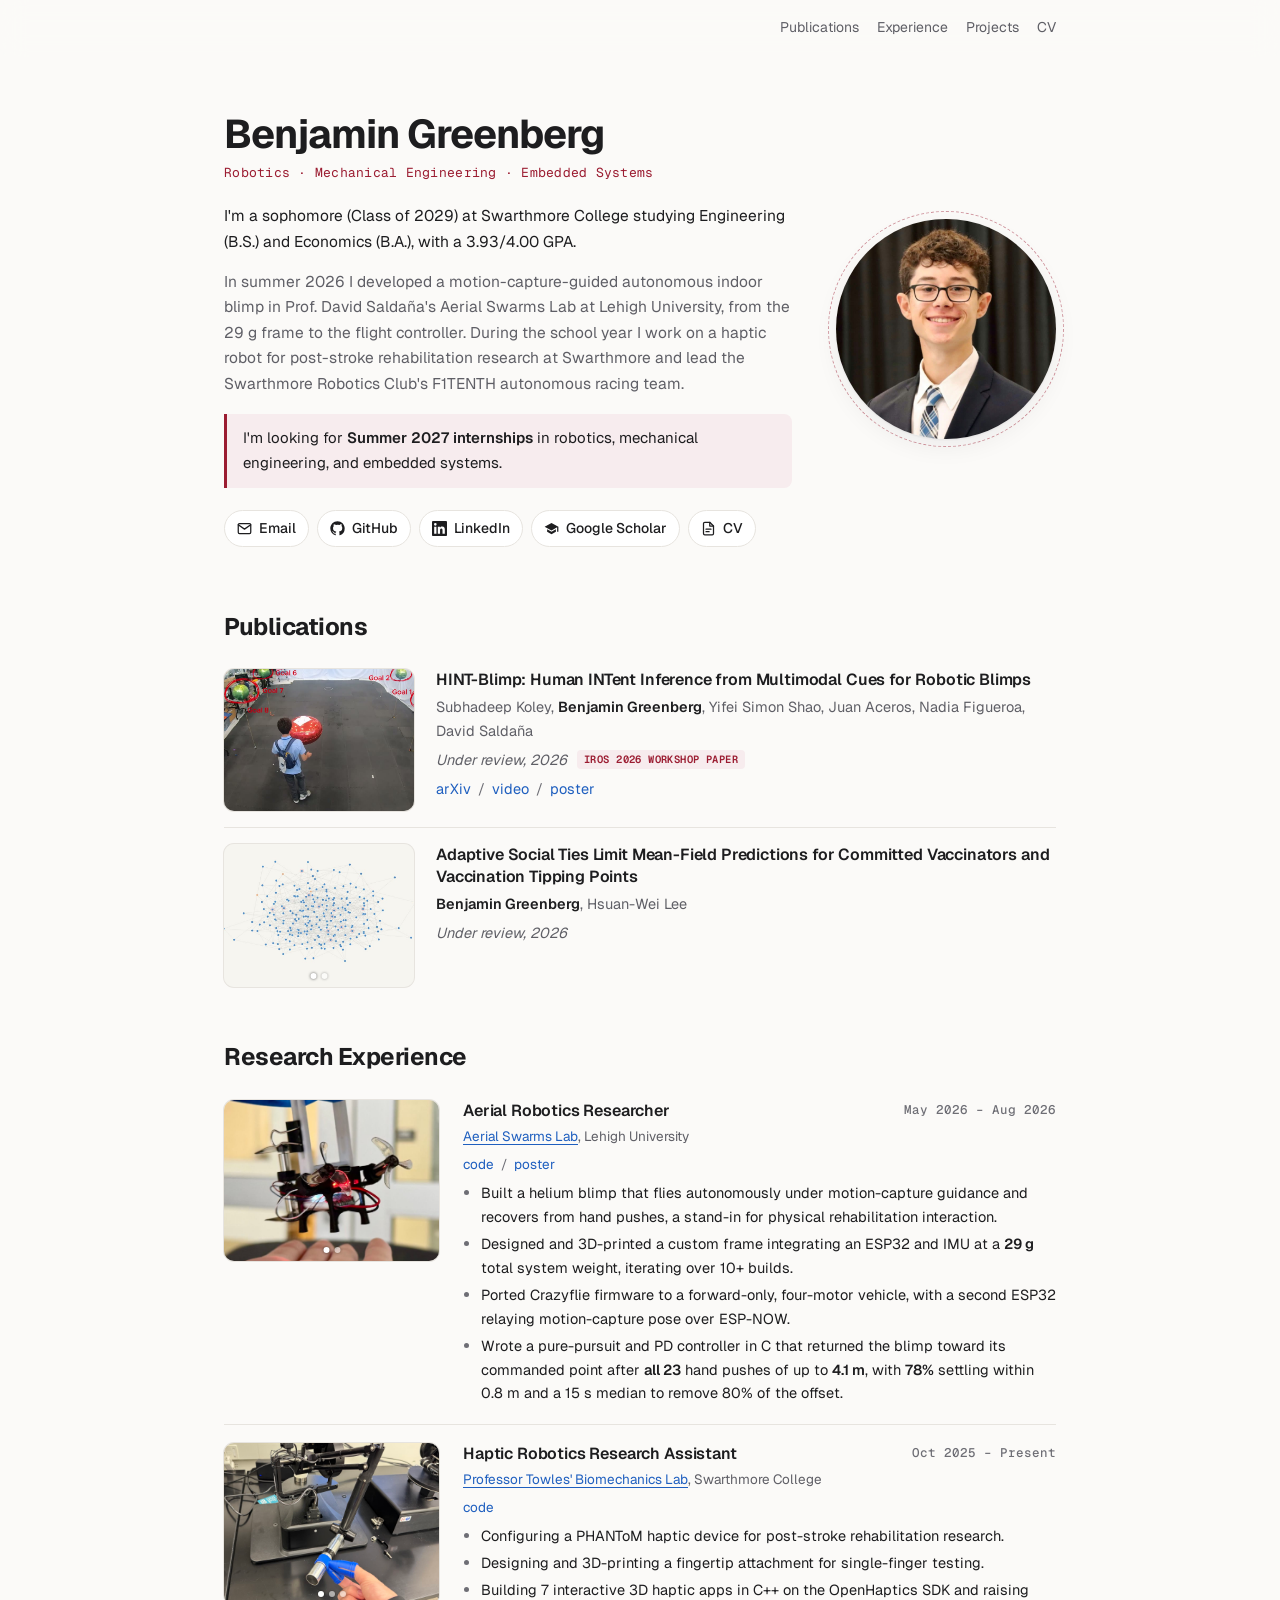
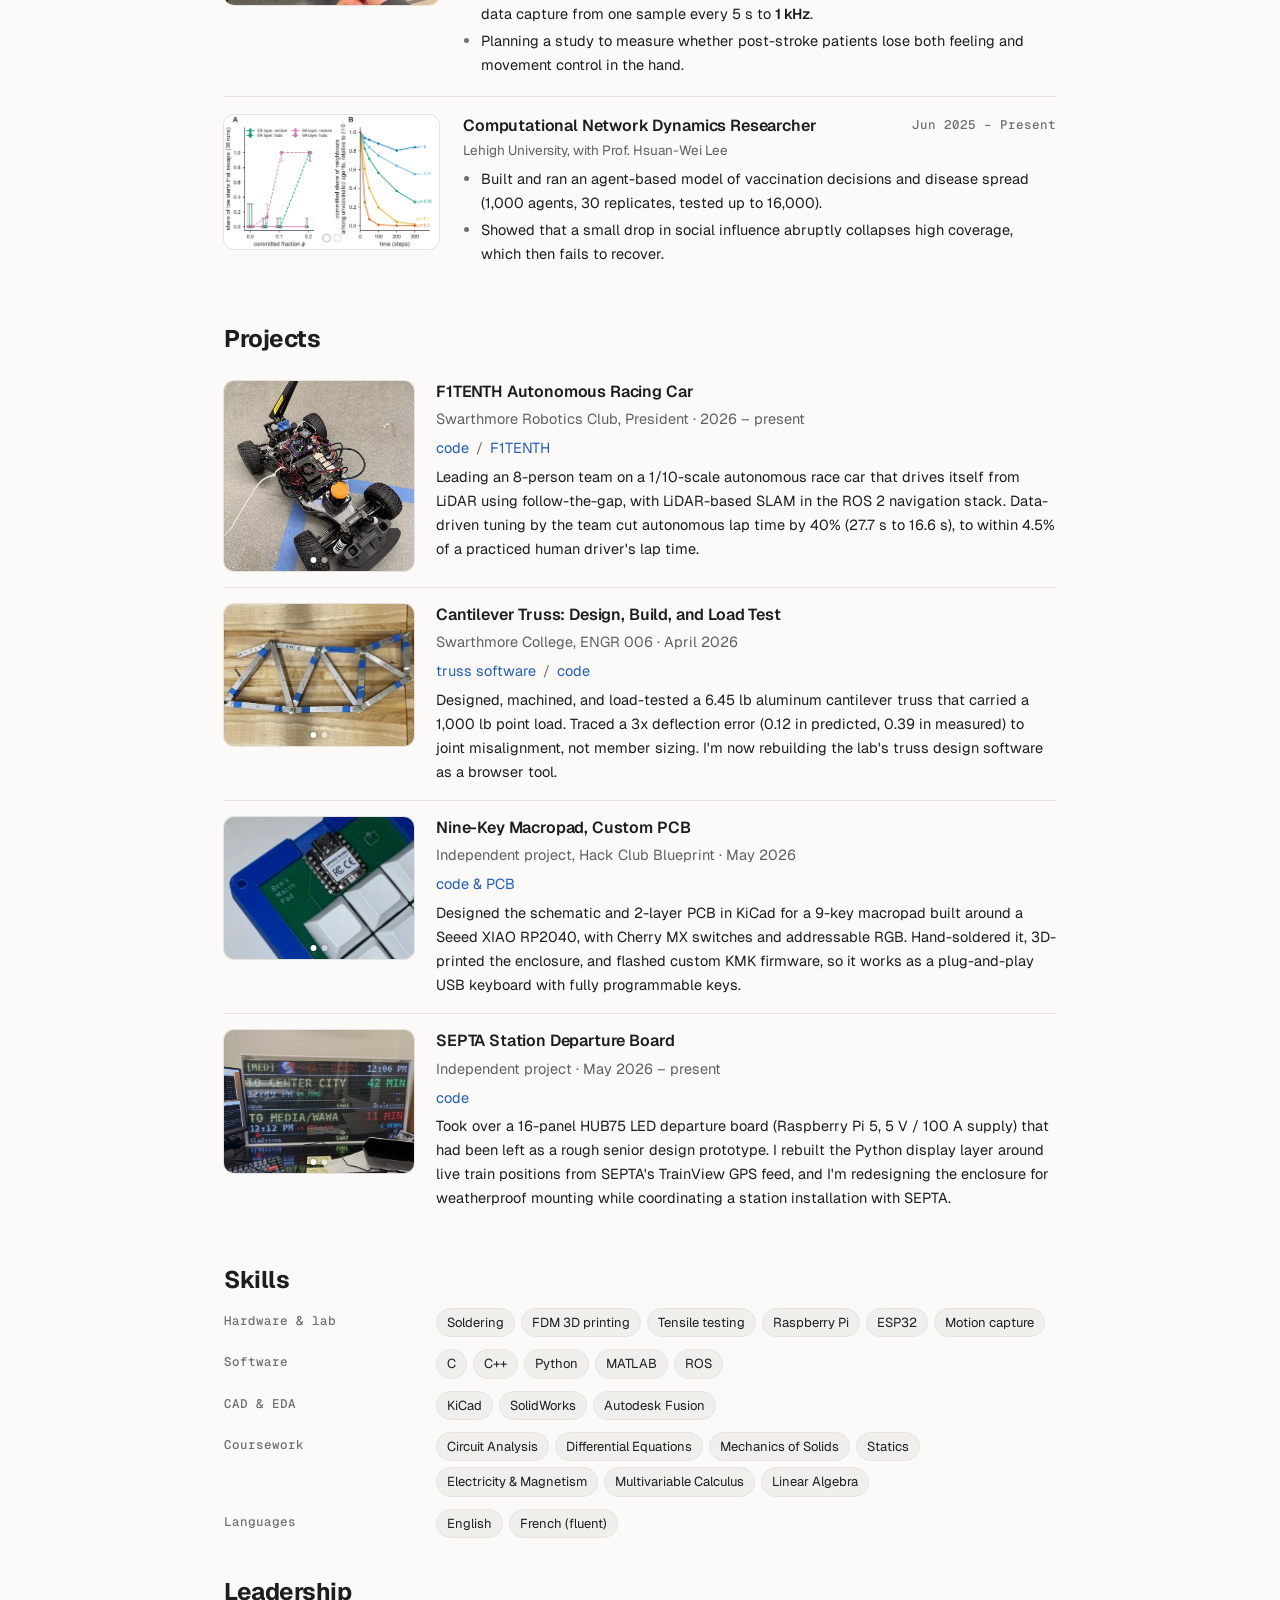
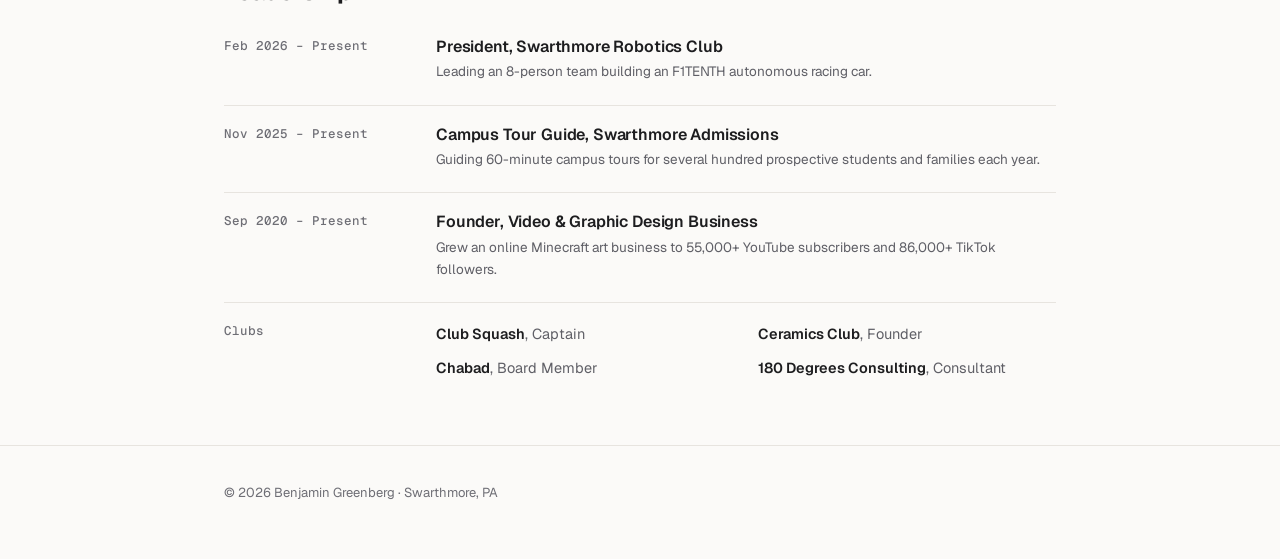
<file: index.html>
<!DOCTYPE html>
<html lang="en">
<head>
  <meta charset="utf-8">
  <meta name="viewport" content="width=device-width, initial-scale=1">
  <title>Benjamin Greenberg | Robotics &amp; Mechanical Engineering, Swarthmore</title>
  <meta name="description" content="Benjamin Greenberg: engineering and economics student at Swarthmore College working in robotics, mechanical engineering, and embedded systems.">
  <meta name="author" content="Benjamin Greenberg">
  <link rel="canonical" href="https://benhg.com/">
  <meta property="og:title" content="Benjamin Greenberg | Robotics &amp; Mechanical Engineering">
  <meta property="og:description" content="Robotics, mechanical engineering, and embedded systems. Swarthmore College.">
  <meta property="og:url" content="https://benhg.com/">
  <meta property="og:site_name" content="Benjamin Greenberg">
  <meta property="og:image" content="https://benhg.com/images/blimp.jpg">
  <meta property="og:image:width" content="900">
  <meta property="og:image:height" content="743">
  <meta property="og:image:alt" content="Autonomous indoor blimp with its 3D-printed frame, built by Benjamin Greenberg">
  <meta property="og:type" content="profile">
  <meta name="twitter:card" content="summary_large_image">
  <script type="application/ld+json">
  {
    "@context": "https://schema.org",
    "@type": "Person",
    "name": "Benjamin Greenberg",
    "url": "https://benhg.com/",
    "image": "https://benhg.com/images/ben.jpg",
    "affiliation": { "@type": "CollegeOrUniversity", "name": "Swarthmore College" },
    "sameAs": [
      "https://github.com/BenGreenberg07",
      "https://www.linkedin.com/in/benjamin-greenberg-/",
      "https://scholar.google.com/citations?user=JMRG6v8AAAAJ"
    ]
  }
  </script>
  <meta name="theme-color" content="#fbfaf8" media="(prefers-color-scheme: light)">
  <link rel="icon" type="image/svg+xml" href="images/favicon.svg">
  <link rel="icon" type="image/png" sizes="32x32" href="images/favicon-32.png">
  <link rel="icon" type="image/png" sizes="192x192" href="images/favicon-192.png">
  <link rel="apple-touch-icon" href="images/apple-touch-icon.png">
  <link rel="preconnect" href="https://fonts.googleapis.com">
  <link rel="preconnect" href="https://fonts.gstatic.com" crossorigin>
  <link href="https://fonts.googleapis.com/css2?family=Geist:wght@400;500;600;700&family=Geist+Mono:wght@500;600&display=swap" rel="stylesheet">
  <link rel="stylesheet" href="style.css">
</head>
<body>

<header class="topbar" id="topbar">
  <div class="wrap">
    <a class="brand" href="#top">Benjamin Greenberg</a>
    <nav class="nav" aria-label="Sections">
      <a href="#publications">Publications</a>
      <a href="#experience">Experience</a>
      <a href="#projects">Projects</a>
      <a href="cv/Benjamin_Greenberg_CV.pdf">CV</a>
    </nav>
  </div>
</header>

<main class="wrap" id="top">

  <!-- ================= HERO ================= -->
  <div class="hero">
    <div>
      <h1>Benjamin Greenberg</h1>
      <p class="role">Robotics · Mechanical Engineering · Embedded Systems</p>
      
      <p>
        I'm a sophomore (Class of 2029) at Swarthmore College studying Engineering (B.S.) and Economics (B.A.), with a 3.93/4.00 GPA.
      </p>
      <p class="soft">
        In summer 2026 I developed a motion-capture-guided autonomous indoor blimp in
        Prof. David Saldaña's
        Aerial Swarms Lab at Lehigh University, from the 29&nbsp;g
        frame to the flight controller. During the school year I work on a haptic robot for post-stroke
        rehabilitation research at Swarthmore and lead the Swarthmore Robotics Club's F1TENTH autonomous racing team.
      </p>
      <div class="callout">
        I'm looking for <strong>Summer 2027 internships</strong> in robotics, mechanical engineering, and embedded systems.
      </div>
      <div class="links">
        <a href="mailto:bgreenb2@swarthmore.edu">
          <svg viewBox="0 0 24 24" fill="none" stroke="currentColor" stroke-width="2" stroke-linecap="round" stroke-linejoin="round"><rect x="2" y="4" width="20" height="16" rx="2"/><path d="m22 6-10 7L2 6"/></svg>Email</a>
        <a href="https://github.com/BenGreenberg07">
          <svg viewBox="0 0 24 24" fill="currentColor"><path d="M12 .5C5.7.5.5 5.7.5 12c0 5.1 3.3 9.4 7.9 10.9.6.1.8-.3.8-.6v-2c-3.2.7-3.9-1.5-3.9-1.5-.5-1.3-1.3-1.7-1.3-1.7-1.1-.7.1-.7.1-.7 1.2.1 1.8 1.2 1.8 1.2 1 1.8 2.8 1.3 3.5 1 .1-.8.4-1.3.7-1.6-2.6-.3-5.3-1.3-5.3-5.7 0-1.3.5-2.3 1.2-3.1-.1-.3-.5-1.5.1-3.1 0 0 1-.3 3.3 1.2a11.5 11.5 0 0 1 6 0C17.3 4.7 18.3 5 18.3 5c.6 1.6.2 2.8.1 3.1.8.8 1.2 1.8 1.2 3.1 0 4.4-2.7 5.4-5.3 5.7.4.4.8 1.1.8 2.2v3.2c0 .3.2.7.8.6A11.5 11.5 0 0 0 23.5 12C23.5 5.7 18.3.5 12 .5z"/></svg>GitHub</a>
        <a href="https://www.linkedin.com/in/benjamin-greenberg-/">
          <svg viewBox="0 0 24 24" fill="currentColor"><path d="M20.4 20.5h-3.6v-5.6c0-1.3 0-3-1.8-3s-2.1 1.4-2.1 2.9v5.7H9.3V9h3.4v1.6h.1c.5-.9 1.6-1.8 3.4-1.8 3.6 0 4.3 2.4 4.3 5.5v6.2zM5.3 7.4a2.1 2.1 0 1 1 0-4.2 2.1 2.1 0 0 1 0 4.2zM7.1 20.5H3.5V9h3.6v11.5zM22.2 0H1.8C.8 0 0 .8 0 1.7v20.6c0 .9.8 1.7 1.8 1.7h20.4c1 0 1.8-.8 1.8-1.7V1.7C24 .8 23.2 0 22.2 0z"/></svg>LinkedIn</a>
        <a href="https://scholar.google.com/citations?user=JMRG6v8AAAAJ&amp;hl=en">
          <svg viewBox="0 0 24 24" fill="currentColor"><path d="M12 3 1 9l11 6 9-4.9V17h2V9z"/><path d="M5 13.2v4L12 21l7-3.8v-4L12 17z"/></svg>Google Scholar</a>
        <a href="cv/Benjamin_Greenberg_CV.pdf">
          <svg viewBox="0 0 24 24" fill="none" stroke="currentColor" stroke-width="2" stroke-linecap="round" stroke-linejoin="round"><path d="M14 2H6a2 2 0 0 0-2 2v16a2 2 0 0 0 2 2h12a2 2 0 0 0 2-2V8z"/><path d="M14 2v6h6M8 13h8M8 17h5"/></svg>CV</a>
      </div>
      <div class="print-contact">
        <span><b>Email</b> bgreenb2@swarthmore.edu</span>
        <span><b>Website</b> <a href="https://benhg.com">benhg.com</a></span>
        <span><b>GitHub</b> <a href="https://github.com/BenGreenberg07">BenGreenberg07</a></span>
        <span><b>LinkedIn</b> <a href="https://www.linkedin.com/in/benjamin-greenberg-/">benjamin-greenberg-</a></span>
      </div>
    </div>
    <div class="portrait">
      <img src="images/ben.jpg" alt="Portrait of Benjamin Greenberg" width="600" height="600">
    </div>
  </div>

  <!-- ================= PUBLICATIONS ================= -->
  <section id="publications" class="reveal">
    <div class="sec-head"><h2>Publications</h2></div>
    <div class="entries">

      <div class="entry pub lead">
        <div class="thumb" data-caption="Pushing the blimp to signal where it should go, from the paper's video.">
          <img src="images/hint_push.jpg" alt="A person pushing a red blimp, seen from above">
          <video src="videos/hint_push.mp4" autoplay muted loop playsinline preload="auto" aria-label="A person pushes a red blimp and it moves away, seen from above"></video>
        </div>
        <div>
          <h3><a href="https://arxiv.org/abs/2609.27154">HINT-Blimp: Human INTent Inference from Multimodal Cues for Robotic Blimps</a></h3>
          <p class="meta">Subhadeep Koley, <span class="me">Benjamin Greenberg</span>, Yifei Simon Shao, Juan Aceros, Nadia Figueroa, David Saldaña</p>
          <p class="venue">Under review, 2026 <span class="badge">IROS 2026 workshop paper</span></p>
          <p class="entry-links">
            <a href="https://arxiv.org/abs/2609.27154">arXiv</a><a href="https://youtu.be/b_QbHGdgBf4">video</a><a href="https://nocworkshop.github.io/2026-IROS/resources/15/IROS_workshop_poster.pdf">poster</a>
          </p>
        </div>
      </div>

      <div class="entry pub lead">
        <div class="thumb" data-second-caption="The same conditions can settle at two stable outcomes, depending on where the population starts." data-second="images/fig_bistability.png" data-second-alt="Phase diagram and coverage curves showing two stable vaccination outcomes" data-caption="One run of the agent-based model (peach: unvaccinated, blue: vaccinated). A temporary push raises vaccination, and coverage stays high after the push ends.">
          <img src="images/tipping_points.jpg" alt="Network of mostly vaccinated agents from the simulation">
          <video src="videos/tipping_points.mp4" autoplay muted loop playsinline preload="auto" aria-label="Simulation of a social network in which vaccination spreads after a temporary push"></video>
        </div>
        <div>
          <h3>Adaptive Social Ties Limit Mean-Field Predictions for Committed Vaccinators and Vaccination Tipping Points</h3>
          <p class="meta"><span class="me">Benjamin Greenberg</span>, Hsuan-Wei Lee</p>
          <p class="venue">Under review, 2026</p>
        </div>
      </div>

    </div>
  </section>

  <!-- ================= EXPERIENCE ================= -->
  <section id="experience" class="reveal">
    <div class="sec-head"><h2>Research Experience</h2></div>
    <div class="timeline">
      <div class="job">
        <div class="side">
          <div class="when">May 2026 – <br>Aug 2026</div>
          <div class="thumb" data-caption="The flight hardware hanging beneath the blimp's envelope.">
            <img src="images/blimp_gondola.jpg" alt="Small propeller drone hanging beneath a red balloon, above an open hand" loading="lazy">
            <img class="alt" data-caption="The blimp at Lehigh." src="images/blimp.jpg" alt="Red helium blimp with a 3D-printed gondola" loading="lazy">
          </div>
        </div>
        <div>
          <h3>Aerial Robotics Researcher</h3>
          <p class="org"><a href="https://swarmslab.com/">Aerial Swarms Lab</a>, Lehigh University</p>
          <p class="entry-links"><a href="https://github.com/BenGreenberg07/esp-fly-blimp">code</a><a href="posters/blimp.pdf">poster</a></p>
          <ul>
            <li>Built a helium blimp that flies autonomously under motion-capture guidance and recovers from hand pushes, a stand-in for physical rehabilitation interaction.</li><!-- pinned: keep on resume sync -->
            <li>Designed and 3D-printed a custom frame integrating an ESP32 and IMU at a <strong>29 g</strong> total system weight, iterating over 10+ builds.</li>
            <li>Ported Crazyflie firmware to a forward-only, four-motor vehicle, with a second ESP32 relaying motion-capture pose over ESP-NOW.</li><!-- pinned: keep on resume sync -->
            <li>Wrote a pure-pursuit and PD controller in C that returned the blimp toward its commanded point after <strong>all 23</strong> hand pushes of up to <strong>4.1 m</strong>, with <strong>78%</strong> settling within 0.8 m and a 15 s median to remove 80% of the offset.</li><!-- pinned: keep on resume sync -->
          </ul>
        </div>
      </div>
      <div class="job">
        <div class="side">
          <div class="when">Oct 2025 – <br>Present</div>
          <div class="thumb" data-second-video="videos/phantom_plug.mp4" data-second-alt="The plug task from the haptic apps, with force and timing readouts" data-second-caption="The plug task, one of the seven haptic apps, with live force and timing readouts." data-caption="The 3D-printed fingertip attachment on the PHANToM Premium stylus, in use. It allows single-finger testing in place of a whole-hand grip.">
            <img src="images/haptic_finger.jpg" alt="Fingertip attachment on the PHANToM Premium stylus, worn on a finger" loading="lazy">
            <img class="alt" src="images/haptic_iterations.jpg" alt="3D-printed iterations of the fingertip attachment" data-caption="3D-printed iterations of the fingertip attachment." loading="lazy">
          </div>
        </div>
        <div>
          <h3>Haptic Robotics Research Assistant</h3>
          <p class="org"><a href="https://sites.google.com/swarthmore.edu/biomechanics">Professor Towles' Biomechanics Lab</a>, Swarthmore College</p>
          <p class="entry-links"><a href="https://github.com/BenGreenberg07/geomagic-phantom">code</a></p>
          <ul>
            <li>Configuring a PHANToM haptic device for post-stroke rehabilitation research.</li>
            <li>Designing and 3D-printing a fingertip attachment for single-finger testing.</li>
            <li>Building 7 interactive 3D haptic apps in C++ on the OpenHaptics SDK and raising data capture from one sample every 5 s to <strong>1 kHz</strong>.</li><!-- pinned: keep on resume sync -->
            <li>Planning a study to measure whether post-stroke patients lose both feeling and movement control in the hand.</li>
          </ul>
        </div>
      </div>
      <div class="job">
        <div class="side">
          <div class="when">Jun 2025 – <br>Present</div>
          <div class="thumb fig" data-second-video="videos/committed_audience.mp4" data-second-alt="Simulation in which ties from committed vaccinators to unvaccinated agents disappear over time" data-second-caption="One run of the model (240 agents, 10% committed vaccinators). As unvaccinated agents cut ties to those who disagree, the blue ties from committed vaccinators to the unvaccinated fall from 157 to 4." data-full="images/fig_committed.png" data-caption="Randomly placed committed vaccinators lose their audience as unvaccinated agents cut ties to them, while hubs of a scale-free layer succeed.">
            <img src="images/fig_committed_preview.png" alt="Graphs showing committed vaccinators losing their audience" loading="lazy">
          </div>
        </div>
        <div>
          <h3>Computational Network Dynamics Researcher</h3>
          <p class="org">Lehigh University, with Prof. Hsuan-Wei Lee</p>
          <ul>
            <li>Built and ran an agent-based model of vaccination decisions and disease spread (1,000 agents, 30 replicates, tested up to 16,000).</li><!-- pinned: keep on resume sync -->
            <li>Showed that a small drop in social influence abruptly collapses high coverage, which then fails to recover.</li><!-- pinned: keep on resume sync -->
          </ul>
        </div>
      </div>
    </div>
  </section>

  <!-- ================= PROJECTS ================= -->
  <section id="projects" class="reveal">
    <div class="sec-head"><h2>Projects</h2></div>
    <div class="entries">

      <!-- Blimp: shown in the PDF export only (on the site it lives under Research) -->
      <div class="entry print-block">
        <div class="thumb">
          <img src="images/blimp_gondola.jpg" alt="The 3D-printed frame under the blimp, carrying its motors and electronics">
        </div>
        <div>
          <h3>Autonomous Blimp Drone</h3>
          <p class="meta"><a href="https://swarmslab.com/">Aerial Swarms Lab</a>, Lehigh University · May – Aug 2026</p>
          <p class="entry-links"><a href="https://github.com/BenGreenberg07/esp-fly-blimp">code</a><a href="https://benhg.com/posters/blimp.pdf">poster</a><a href="https://arxiv.org/abs/2609.27154">paper</a></p>
          <p>Designed and 3D-printed a custom frame integrating an ESP32 microcontroller and IMU at a 29 g total
            system weight, iterating over 10+ builds. Wrote a pure-pursuit and PD controller in C that, under motion-capture guidance, returned the blimp toward its commanded point after all 23 hand pushes of up to 4.1 m, with 78% settling within 0.8 m
            and a 15 s median to remove 80% of the offset. Separately, second author on <a href="https://arxiv.org/abs/2609.27154">HINT-Blimp</a>, presented at an IROS 2026 workshop.</p>
        </div>
      </div>

      <!-- 7. F1TENTH -->
      <div class="entry">
        <div class="thumb tall" data-hover-video="videos/sim_turn1.mp4" data-second-video="videos/sim_turn1.mp4" data-second-alt="Top-down simulation of the F1TENTH car taking a turn using follow-the-gap, with LiDAR returns drawn along the walls" data-second-caption="Follow-the-gap in simulation: the car takes a turn from LiDAR alone, with the returns drawn along the walls." data-caption="The F1TENTH platform: Traxxas chassis with onboard compute, motor controller, and the scanning LiDAR used for SLAM.">
          <img src="images/f1tenth.jpg" alt="F1TENTH autonomous race car" loading="lazy">
        </div>
        <div>
          <h3>F1TENTH Autonomous Racing Car</h3>
          <p class="meta">Swarthmore Robotics Club, President · 2026 – present</p>
          <p class="entry-links"><a href="https://github.com/Swat-F1tenth/swat-f1tenth">code</a><a href="https://f1tenth.org/">F1TENTH</a></p>
          <!-- pinned: keep on resume sync -->
          <p>Leading an 8-person team on a 1/10-scale autonomous race car that drives itself from LiDAR using
            follow-the-gap, with LiDAR-based SLAM in the ROS 2 navigation stack. Data-driven tuning by the team cut
            autonomous lap time by 40% (27.7 s to 16.6 s), to within 4.5% of a practiced human driver's lap time.</p>
        </div>
      </div>

      <!-- 2. Truss -->
      <div class="entry">
        <div class="thumb" data-full="images/truss.jpg" data-caption="As-built truss: 14 aluminum members and 9 joints, bolted at each connection.">
          <img src="images/truss_thumb.jpg" alt="Aluminum cantilever truss on a workbench" loading="lazy">
          <img class="alt contain" data-caption="Computed member forces under the 1,000 lb design load." src="images/truss_forces.jpg" alt="Member force diagram" loading="lazy">
        </div>
        <div>
          <h3>Cantilever Truss: Design, Build, and Load Test</h3>
          <p class="meta">Swarthmore College, ENGR 006 · April 2026</p>
          <p class="entry-links"><a href="https://benhg.com/truss-analysis/">truss software</a><a href="https://github.com/BenGreenberg07/truss-analysis">code</a></p>
          <p>Designed, machined, and load-tested a 6.45 lb aluminum cantilever truss that carried a 1,000 lb
            point load. Traced a 3x deflection error (0.12 in predicted, 0.39 in measured) to joint misalignment,
            not member sizing. I'm now rebuilding the lab's truss design software as a browser tool.</p><!-- pinned: keep on resume sync -->
        </div>
      </div>

      <!-- 4. Macropad -->
      <div class="entry">
        <div class="thumb" data-caption="The assembled macropad: custom PCB, XIAO RP2040, and 3D-printed case.">
          <img src="images/macropad.jpg" alt="Custom green macropad PCB with white keycaps in a blue 3D-printed case" loading="lazy">
          <img class="alt" data-caption="3D render of the board layout from KiCad." src="images/macropad_render.jpg" alt="3D render of the macropad circuit board" loading="lazy">
        </div>
        <div>
          <h3>Nine-Key Macropad, Custom PCB</h3>
          <p class="meta">Independent project, Hack Club Blueprint · May 2026</p>
          <p class="entry-links"><a href="https://github.com/BenGreenberg07/custom-macropad">code &amp; PCB</a></p>
          <!-- pinned: keep on resume sync -->
          <p>Designed the schematic and 2-layer PCB in KiCad for a 9-key macropad built around a Seeed XIAO RP2040,
            with Cherry MX switches and addressable RGB. Hand-soldered it, 3D-printed the enclosure, and flashed custom
            KMK firmware, so it works as a plug-and-play USB keyboard with fully programmable keys.</p>
        </div>
      </div>

      <!-- Haptic attachment: shown in the PDF export only (on the site it lives under Research) -->
      <div class="entry print-block">
        <div class="thumb" data-caption="The 3D-printed attachment mounted on the PHANToM Premium stylus, in use. It allows single-finger testing in place of a whole-hand grip.">
          <img src="images/haptic_finger.jpg" alt="Fingertip attachment on the PHANToM Premium stylus, worn on a finger" loading="lazy">
        </div>
        <div>
          <h3>Fingertip Attachment for a Haptic Research Device</h3>
          <p class="meta"><a href="https://sites.google.com/swarthmore.edu/biomechanics">Professor Towles' Biomechanics Lab</a>, Swarthmore College · 2025 – present</p>
          <p class="entry-links"><a href="https://github.com/BenGreenberg07/geomagic-phantom">code</a></p>
          <p>The stock PHANToM end effector forces a whole-hand grip. I'm designing and printing a fingertip
            attachment for single-finger testing, and building 7 interactive 3D haptic apps in C++ on the OpenHaptics SDK, raising data capture from one sample every 5 s to 1 kHz.</p>
        </div>
      </div>

      <!-- 6. SEPTA display -->
      <div class="entry">
        <div class="thumb" data-caption="The 16-panel board running live departures for Swarthmore station.">
          <img src="images/septa_board.jpg" alt="LED departure board showing trains to Center City and Media/Wawa" loading="lazy">
          <img class="alt" data-caption="Every state the display can render." src="images/septa_boards.jpg" alt="Grid of LED departure board states" loading="lazy">
        </div>
        <div>
          <h3>SEPTA Station Departure Board</h3>
          <p class="meta">Independent project · May 2026 – present</p>
          <p class="entry-links"><a href="https://github.com/BenGreenberg07/septa-tracker">code</a></p>
          <p>Took over a 16-panel HUB75 LED departure board (Raspberry Pi 5, 5 V / 100 A supply) that had been left
            as a rough senior design prototype. I rebuilt the Python display layer around live train positions from
            SEPTA's TrainView GPS feed, and I'm redesigning the enclosure for weatherproof mounting while
            coordinating a station installation with SEPTA.</p>
        </div>
      </div>

    </div>
  </section>

  <!-- ================= SKILLS ================= -->
  <section id="skills" class="reveal">
    <div class="sec-head"><h2>Skills</h2></div>
    <dl class="skills">
      <dt>Hardware &amp; lab</dt>
      <dd><span class="chip">Soldering</span><span class="chip">FDM 3D printing</span><span class="chip">Tensile testing</span><span class="chip">Raspberry Pi</span><span class="chip">ESP32</span><span class="chip">Motion capture</span></dd>
      <dt>Software</dt>
      <dd><span class="chip">C</span><span class="chip">C++</span><span class="chip">Python</span><span class="chip">MATLAB</span><span class="chip">ROS</span></dd>
      <dt>CAD &amp; EDA</dt>
      <dd><span class="chip">KiCad</span><span class="chip">SolidWorks</span><span class="chip">Autodesk Fusion</span></dd>
      <dt>Coursework</dt>
      <dd><span class="chip">Circuit Analysis</span><span class="chip">Differential Equations</span><span class="chip">Mechanics of Solids</span><span class="chip">Statics</span><span class="chip">Electricity &amp; Magnetism</span><span class="chip">Multivariable Calculus</span><!-- pinned: keep on resume sync --><span class="chip">Linear Algebra</span></dd>
      <dt>Languages</dt>
      <dd><span class="chip">English</span><span class="chip">French (fluent)</span></dd>
    </dl>
  </section>

  <!-- ================= LEADERSHIP ================= -->
  <section id="leadership" class="reveal">
    <div class="sec-head"><h2>Leadership</h2></div>
    <div class="timeline">
      <div class="job">
        <div class="when">Feb 2026 – <br>Present</div>
        <div>
          <h3>President, Swarthmore Robotics Club</h3>
          <p class="org">Leading an 8-person team building an F1TENTH autonomous racing car.</p>
        </div>
      </div>
      <div class="job">
        <div class="when">Nov 2025 – <br>Present</div>
        <div>
          <h3>Campus Tour Guide, Swarthmore Admissions</h3>
          <p class="org">Guiding 60-minute campus tours for several hundred prospective students and families each year.</p>
        </div>
      </div>
      <div class="job">
        <div class="when">Sep 2020 – <br>Present</div>
        <div>
          <h3>Founder, Video &amp; Graphic Design Business</h3>
          <p class="org">Grew an online Minecraft art business to 55,000+ YouTube subscribers and 86,000+ TikTok followers.</p>
        </div>
      </div>
      <div class="job">
        <div class="when">Clubs</div>
        <div>
          <ul class="clubs">
            <li><b>Club Squash</b>, Captain</li>
            <li><b>Ceramics Club</b>, Founder</li>
            <li><b>Chabad</b>, Board Member</li>
            <li><b>180 Degrees Consulting</b>, Consultant</li><!-- pinned: keep on resume sync -->
          </ul>
        </div>
      </div>
    </div>
  </section>

</main>

<footer>
  <div class="wrap">
    <span>© 2026 Benjamin Greenberg · Swarthmore, PA</span>
  </div>
</footer>

<div class="lightbox" id="lightbox" role="dialog" aria-modal="true" aria-label="Image viewer" tabindex="-1">
  <button type="button" class="lb-close" aria-label="Close">&times;</button>
  <button type="button" class="lb-prev" aria-label="Previous view">&lsaquo;</button>
  <video muted loop playsinline hidden></video>
  <img alt="">
  <button type="button" class="lb-next" aria-label="Next view">&rsaquo;</button>
  <p class="lb-count"></p>
  <p class="lb-cap"></p>
</div>

<script src="script.js"></script>
  <script>
    // Privacy-friendly visit counter (GoatCounter: no cookies). Skipped for local previews and the PDF export.
    (function () {
      var h = location.hostname;
      if (h !== "benhg.com" || /[?&]print\b/.test(location.search)) return;
      var s = document.createElement("script");
      s.async = true;
      s.dataset.goatcounter = "https://benbobsfg.goatcounter.com/count";
      s.src = "https://gc.zgo.at/count.js";
      document.head.appendChild(s);
    })();
  </script>
</body>
</html>
</file>
<file: style.css>
:root {
  --bg: #fbfaf8;
  --surface: #ffffff;
  --text: #1d1d1f;
  --muted: #5f5f66;
  --faint: #6e6e75;
  --line: #e7e4df;
  --accent: #9b1c31;          /* Swarthmore garnet */
  --accent-soft: #f7ecee;
  --link: #1f5fbf;
  --chip: #f1efeb;
  --shadow: 0 1px 2px rgba(20, 20, 30, .06), 0 8px 24px rgba(20, 20, 30, .06);
  --radius: 12px;
  --mono: "Geist Mono", ui-monospace, SFMono-Regular, Menlo, monospace;
  --sans: "Geist", -apple-system, BlinkMacSystemFont, "Segoe UI", Helvetica, Arial, sans-serif;
  color-scheme: light;
}

* { box-sizing: border-box; }
html { scroll-behavior: smooth; scroll-padding-top: 72px; }
body {
  margin: 0;
  background: var(--bg);
  color: var(--text);
  font: 400 15.5px/1.65 var(--sans);
  -webkit-font-smoothing: antialiased;
  text-rendering: optimizeLegibility;
  transition: background .25s ease, color .25s ease;
}
a { color: var(--link); text-decoration: none; }
a:hover { text-decoration: underline; text-underline-offset: 3px; }
strong { font-weight: 600; }
img { display: block; max-width: 100%; }

.wrap { max-width: 880px; margin: 0 auto; padding: 0 24px; }

/* ---------- top bar ---------- */
.topbar {
  position: fixed; inset: 0 0 auto 0; z-index: 50;
  background: color-mix(in srgb, var(--bg) 82%, transparent);
  backdrop-filter: saturate(160%) blur(12px);
  -webkit-backdrop-filter: saturate(160%) blur(12px);
  border-bottom: 1px solid transparent;
  transition: border-color .25s ease;
}
.topbar.scrolled { border-bottom-color: var(--line); }
.topbar .wrap { display: flex; align-items: center; gap: 20px; height: 56px; }
.brand {
  font-weight: 600; color: var(--text); letter-spacing: -.01em;
  opacity: 0; transform: translateY(4px); transition: opacity .25s, transform .25s;
}
.topbar.scrolled .brand { opacity: 1; transform: none; }
.brand:hover { text-decoration: none; }
.nav { display: flex; gap: 18px; margin-left: auto; font-size: 14px; }
.nav a { color: var(--muted); }
.nav a:hover, .nav a.active { color: var(--text); text-decoration: none; }

/* ---------- hero ---------- */
.hero {
  display: grid; grid-template-columns: 1fr 220px; gap: 44px; align-items: center;
  padding: 112px 0 36px;
}
.hero h1 {
  font-size: 40px; line-height: 1.1; letter-spacing: -.025em; font-weight: 700;
  margin: 0 0 6px;
}
.hero .role {
  font-family: var(--mono); font-size: 13px; color: var(--accent);
  letter-spacing: .02em; margin: 0 0 20px;
}
.hero p { margin: 0 0 14px; }
.hero p.soft { color: var(--muted); }
.portrait { position: relative; width: 220px; aspect-ratio: 1; justify-self: end; }
.portrait img {
  width: 100%; height: 100%; object-fit: cover; border-radius: 50%;
  box-shadow: var(--shadow);
}
.portrait::after {
  content: ""; position: absolute; inset: -8px; border-radius: 50%;
  border: 1px dashed color-mix(in srgb, var(--accent) 45%, transparent);
  animation: spin 60s linear infinite;
}
@keyframes spin { to { transform: rotate(360deg); } }

.callout {
  margin: 18px 0 22px; padding: 12px 16px;
  border-left: 3px solid var(--accent); background: var(--accent-soft);
  border-radius: 0 8px 8px 0; font-size: 15px;
}
.links { display: flex; flex-wrap: wrap; gap: 8px; }
.links a {
  display: inline-flex; align-items: center; gap: 7px;
  padding: 6px 12px; border: 1px solid var(--line); border-radius: 999px;
  background: var(--surface); color: var(--text); font-size: 14px; font-weight: 500;
  transition: border-color .2s, transform .2s, box-shadow .2s;
}
.links a:hover { text-decoration: none; border-color: var(--faint); transform: translateY(-1px); box-shadow: var(--shadow); }
.links svg { width: 15px; height: 15px; flex: none; }

/* ---------- sections ---------- */
section { padding: 30px 0 10px; }
.sec-head { display: flex; align-items: baseline; gap: 14px; margin-bottom: 6px; }
h2 { font-size: 24px; letter-spacing: -.02em; font-weight: 700; margin: 0; }
.sec-head .count { font-family: var(--mono); font-size: 12px; color: var(--faint); }
.sec-sub { color: var(--muted); margin: 0 0 18px; font-size: 14.5px; }

/* ---------- entries (pubs + projects) ---------- */
.entry {
  display: grid; grid-template-columns: 220px 1fr; gap: 26px;
  padding: 22px 0; border-top: 1px solid var(--line);
}
.entries > .entry:first-child { border-top: 0; }

.thumb {
  position: relative; width: 220px; aspect-ratio: 4 / 3; border-radius: 10px;
  overflow: hidden; background: var(--chip); cursor: zoom-in;
  box-shadow: 0 0 0 1px var(--line); align-self: start;
}
.thumb img {
  position: absolute; inset: 0; width: 100%; height: 100%; object-fit: cover;
  transition: opacity .45s ease, transform .6s ease;
}
.thumb img.contain { object-fit: contain; background: #fff; padding: 6px; }
.thumb .alt { opacity: 0; }
.thumb:hover .alt, .thumb:focus-visible .alt { opacity: 1; }
.thumb:hover img { transform: scale(1.03); }
.thumb .hint {
  position: absolute; right: 8px; bottom: 8px; z-index: 2;
  font: 500 10.5px/1 var(--mono); color: #fff; background: rgba(0, 0, 0, .55);
  padding: 4px 7px; border-radius: 4px; transition: opacity .3s; pointer-events: none;
}

.entry h3 { font-size: 16.5px; line-height: 1.35; margin: 0 0 4px; font-weight: 600; letter-spacing: -.01em; }
.entry h3 a { color: var(--text); }
.entry h3 a:hover { color: var(--link); }
.meta { font-size: 13.5px; color: var(--muted); margin: 0 0 2px; }
.meta .me { color: var(--text); font-weight: 600; }
.venue { font-size: 13.5px; font-style: italic; color: var(--muted); margin: 0 0 6px; }
.badge {
  display: inline-block; font: 600 10.5px/1 var(--mono); letter-spacing: .04em; text-transform: uppercase;
  color: var(--accent); background: var(--accent-soft); padding: 4px 7px; border-radius: 4px;
  vertical-align: 2px; margin-left: 6px; font-style: normal;
}
.entry-links { font-size: 13.5px; margin: 2px 0 8px; }
.entry-links a + a::before { content: "/"; color: var(--faint); margin: 0 7px; display: inline-block; }
.entry p { margin: 6px 0 0; font-size: 14.5px; }
.entry ul { margin: 6px 0 0; padding-left: 18px; font-size: 14.5px; }
.entry li { margin: 3px 0; }
.entry li::marker { color: var(--faint); }

/* ---------- experience timeline ---------- */
.job {
  display: grid; grid-template-columns: 150px 1fr; gap: 24px;
  padding: 16px 0; border-top: 1px solid var(--line);
}
.job:first-child { border-top: 0; }
.when { font: 500 12.5px/1.6 var(--mono); color: var(--faint); padding-top: 2px; }
.job h3 { font-size: 16px; margin: 0; font-weight: 600; letter-spacing: -.01em; }
.job .org { color: var(--muted); font-size: 14px; margin: 0 0 6px; }
.job ul { margin: 0; padding-left: 18px; font-size: 14.5px; }
.job li { margin: 3px 0; }
.job li::marker { color: var(--faint); }

/* ---------- skills ---------- */
.skills { display: grid; grid-template-columns: 150px 1fr; gap: 12px 24px; font-size: 14.5px; margin: 8px 0 0; }
.skills dt { font: 500 12.5px/2 var(--mono); color: var(--faint); }
.skills dd { margin: 0; display: flex; flex-wrap: wrap; gap: 6px; }
.chip {
  font-size: 13px; padding: 3px 10px; border-radius: 999px; background: var(--chip);
  border: 1px solid var(--line); color: var(--text);
}

/* ---------- footer ---------- */
footer { padding: 36px 0 56px; margin-top: 36px; border-top: 1px solid var(--line); color: var(--faint); font-size: 13px; }
footer .wrap { display: flex; flex-wrap: wrap; gap: 8px 20px; justify-content: space-between; }
footer a { color: var(--muted); }

/* ---------- lightbox ---------- */
.lightbox {
  position: fixed; inset: 0; z-index: 100; display: flex; flex-direction: column;
  align-items: center; justify-content: center; padding: 32px;
  background: rgba(10, 10, 12, .9); opacity: 0; pointer-events: none; transition: opacity .25s;
}
.lightbox.open { opacity: 1; pointer-events: auto; cursor: zoom-out; }
.lightbox img { max-width: min(1100px, 100%); max-height: 80vh; border-radius: 8px; box-shadow: 0 20px 60px rgba(0, 0, 0, .5); }
.lightbox p { color: #ddd; font-size: 14px; margin: 14px 0 0; text-align: center; max-width: 720px; }

/* ---------- reveal ---------- */
.reveal { opacity: 0; transform: translateY(14px); transition: opacity .7s ease, transform .7s ease; }
.reveal.in { opacity: 1; transform: none; }
@media (prefers-reduced-motion: reduce) {
  .reveal { opacity: 1; transform: none; transition: none; }
  .portrait::after { animation: none; }
  html { scroll-behavior: auto; }
}

/* ---------- responsive ---------- */
@media (max-width: 760px) {
  body { font-size: 15px; }
  .wrap { padding: 0 16px; }
  .nav { display: none; }
  .brand { opacity: 1; transform: none; }
  .topbar .wrap { justify-content: space-between; }
  .hero { grid-template-columns: 1fr; gap: 22px; padding-top: 84px; }
  .portrait { order: -1; width: 132px; justify-self: start; }
  .hero h1 { font-size: 32px; }
  .entry { grid-template-columns: 1fr; gap: 14px; }
  .thumb { width: 100%; }
  .job, .skills { grid-template-columns: 1fr; gap: 4px; }
  .skills dd { margin-bottom: 8px; }
}

/* ---------- compact publications + projects ---------- */
.entry { grid-template-columns: 190px 1fr; gap: 22px; padding: 18px 0; }
.thumb { width: 190px; }
.entry.pub { grid-template-columns: 130px 1fr; gap: 18px; padding: 12px 0; }
.entry.pub .thumb { width: 130px; }
.entry.pub h3 { font-size: 15.5px; }
.entry.pub .entry-links { margin-bottom: 0; }
.entry p { margin-top: 5px; }
section { padding-top: 24px; }

@media (max-width: 760px) {
  .entry, .entry.pub { grid-template-columns: 1fr; }
  .entry.pub { grid-template-columns: 96px 1fr; gap: 14px; }
  .entry.pub .thumb { width: 96px; }
  .thumb { width: 100%; }
}

.clubs { list-style: none; margin: 0; padding: 0; display: grid; grid-template-columns: 1fr 1fr; gap: 4px 24px; font-size: 14.5px; color: var(--muted); }
.clubs b { color: var(--text); font-weight: 600; }
@media (max-width: 760px) { .clubs { grid-template-columns: 1fr; } }
.job ul.clubs { padding-left: 0; }
.thumb.tall { width: 190px; aspect-ratio: 1; }
.thumb.tall img { object-position: 50% 62%; }
@media (max-width: 760px) { .thumb.tall { width: 100%; aspect-ratio: 4 / 3; } }

.print-contact, .print-block { display: none; }
@page { size: letter; margin: 0.5in 0.6in; }
@media print {
  * { -webkit-print-color-adjust: exact; print-color-adjust: exact; }
  html { scroll-padding-top: 0; }
  body { font-size: 10pt; line-height: 1.45; background: #fff; }
  .topbar, .lightbox, .links, .thumb .hint, .thumb .alt, .thumb video.hover, footer { display: none !important; }
  /* the PDF is a projects portfolio: the resume covers the rest */
  .callout, #publications, #experience, #skills, .sec-head .count, .sec-sub { display: none !important; }
  .entry.print-block { display: grid; }
  #projects .entry { grid-template-columns: 220px 1fr; gap: 18px; padding: 20px 0; }
  #projects .thumb { width: 220px; border-radius: 6px; }
  #projects .thumb.tall { width: 220px; aspect-ratio: 4 / 3; }
  #projects h3 { font-size: 11pt; }
  #projects .entries { display: flex; flex-direction: column; }
  .reveal { opacity: 1 !important; transform: none !important; transition: none !important; }
  .wrap { max-width: none; padding: 0; }
  a { color: var(--link); text-decoration: none; }

  .hero { grid-template-columns: 1fr 112px; gap: 28px; padding: 0 0 6px; align-items: start; }
  .hero h1 { font-size: 24pt; margin-bottom: 2px; }
  .hero .role { margin-bottom: 10px; font-size: 9pt; }
  .hero p { margin-bottom: 6px; }
  .portrait { width: 112px; order: 0; justify-self: end; }
  .portrait::after { display: none; }
  .portrait img { box-shadow: none; }
  .callout { margin: 8px 0; padding: 6px 10px; font-size: 9.5pt; }
  .print-contact { display: flex; flex-wrap: wrap; gap: 3px 13px; margin: 8px 0 0; font-size: 8.5pt; color: var(--text); }
  .print-contact b { font: 500 7.5pt var(--mono); color: var(--faint); text-transform: uppercase; letter-spacing: .06em; margin-right: 4px; }
  .entry-links { font-family: var(--mono); font-size: 7.5pt; margin-top: 1px; }
  .entry-links a { font-weight: 500; color: #4a6fa5; }
  .entry-links a + a::before { content: "·"; margin: 0 6px; }

  section { padding: 12px 0 0; }
  .sec-head { margin-bottom: 2px; break-after: avoid; }
  h2 { font-size: 13.5pt; }
  .sec-sub { margin: 0 0 6px; font-size: 9.5pt; }

  .entry { grid-template-columns: 150px 1fr; gap: 16px; padding: 10px 0; break-inside: avoid; }
  .thumb { width: 150px; box-shadow: 0 0 0 0.5pt var(--line); }
  .thumb img { transform: none !important; }
  .thumb.tall { width: 150px; aspect-ratio: 4 / 3; }
  .entry.pub { grid-template-columns: 96px 1fr; gap: 14px; padding: 7px 0; }
  .entry.pub .thumb { width: 96px; }
  .entry h3 { font-size: 10.5pt; margin-bottom: 1px; }
  .meta, .venue, .entry-links { font-size: 9pt; margin: 0; }
  .entry p { font-size: 9.5pt; margin-top: 3px; }

  .job { grid-template-columns: 112px 1fr; gap: 16px; padding: 7px 0; break-inside: avoid; }
  .when { font-size: 8.5pt; }
  .job h3 { font-size: 10.5pt; }
  .job .org { font-size: 9.5pt; margin-bottom: 2px; }
  .job ul, .job li { font-size: 9.5pt; }
  .job li { margin: 1px 0; }
  #leadership { padding-top: 26px; }
  #leadership .job { padding: 12px 0; }

  .skills { grid-template-columns: 112px 1fr; gap: 5px 16px; font-size: 9pt; break-inside: avoid; }
  .skills dt { font-size: 8.5pt; line-height: 1.8; }
  .chip { font-size: 8.5pt; padding: 1px 7px; }
  .clubs { font-size: 9.5pt; }

  .entry, .job { border-top: 0 !important; }
  .clubs { grid-template-columns: 1fr 1fr; }

  footer { margin-top: 14px; padding: 8px 0 0; font-size: 8.5pt; }
}

/* ---------- blimp loop + viewer ---------- */
.entry.pub.lead { grid-template-columns: 190px 1fr; gap: 22px; }
.entry.pub.lead .thumb { width: 190px; }
.thumb video {
  position: absolute; inset: 0; width: 100%; height: 100%;
  object-fit: cover;
}
.job .thumb { width: 130px; margin-top: 10px; }
.thumb video::-webkit-media-controls-start-playback-button { display: none; }
.thumb video.hover { opacity: 0; transition: opacity .45s ease; pointer-events: none; }
.thumb:hover video.hover { opacity: 1; }
@media (prefers-reduced-motion: reduce) { .thumb video { display: none; } }
.lightbox video { max-width: min(1100px, 100%); max-height: 80vh; border-radius: 8px; box-shadow: 0 20px 60px rgba(0, 0, 0, .5); }
.lightbox [hidden] { display: none; }
.lightbox:not(.open) { visibility: hidden; }
.lightbox:focus { outline: none; }
.thumb:focus-visible { outline: 2px solid var(--accent); outline-offset: 2px; }

/* ---------- research layout: photo on the left, date at the far right of the title line ---------- */
@media screen and (min-width: 761px) {
  #experience .job { grid-template-columns: 215px 1fr; gap: 0 24px; }
  #experience .side { display: contents; }
  #experience .thumb { grid-column: 1; grid-row: 1; width: 215px; margin-top: 2px; }
  #experience .when { grid-column: 2; grid-row: 1; justify-self: end; padding-top: 2px; }
  #experience .when br { display: none; }
  #experience .job > div:last-child { grid-column: 2; grid-row: 1; }
  #experience .job h3 { padding-right: 150px; }
}

/* ---------- photo viewer controls, thumbnail dots, shared sizing ---------- */
.lightbox.open { cursor: default; }
.lightbox img, .lightbox video { max-height: 76vh; }
.lightbox .lb-count { font: 500 12px/1 var(--mono); color: #aaa; margin: 12px 0 0; min-height: 12px; }
.lightbox .lb-cap { margin-top: 8px; }
.lightbox button {
  position: absolute; width: 44px; height: 44px; border: 0; border-radius: 50%;
  background: rgba(255, 255, 255, .14); color: #fff; font: 400 26px/1 var(--sans);
  cursor: pointer; display: grid; place-items: center;
}
.lightbox button:hover { background: rgba(255, 255, 255, .26); }
.lightbox button:focus-visible { outline: 2px solid #fff; outline-offset: 2px; }
.lb-close { top: 16px; right: 16px; }
.lb-prev, .lb-next { top: 50%; transform: translateY(-50%); }
.lb-prev { left: 16px; }
.lb-next { right: 16px; }
@media (max-width: 760px) { .lb-prev { left: 6px; } .lb-next { right: 6px; } .lb-close { top: 8px; right: 8px; } }

/* Dots mark a photo with more than one view */
.thumb .hint {
  left: 50%; right: auto; bottom: 8px; transform: translateX(-50%);
  display: flex; gap: 5px; padding: 0; background: none; border-radius: 0;
}
.thumb .hint i { width: 6px; height: 6px; border-radius: 50%; background: #fff; opacity: .55; box-shadow: 0 0 3px rgba(0, 0, 0, .65); }
.thumb .hint i:first-child { opacity: 1; }
@media (hover: hover) {
  .thumb.has-alt:hover .hint i:first-child { opacity: .55; }
  .thumb.has-alt:hover .hint i:nth-child(2) { opacity: 1; }
}

.brand:focus-visible { opacity: 1; transform: none; }
.job li a, .job .org a, .entry p:not(.entry-links):not(.meta) a { text-decoration: underline; text-decoration-thickness: 1px; text-underline-offset: 3px; }

@media screen {
  .entry h3, .entry.pub h3, .job h3 { font-size: 16px; }
  .entry, .entry.pub, .job { padding-top: 16px; padding-bottom: 16px; }
  .meta, .venue, .entry-links, .job .org { font-size: 13.5px; }
  .job .entry-links { margin: 0 0 6px; }
  .entries > .print-block:first-child + .entry { border-top: 0; }
}
@media screen and (min-width: 761px) {
  #leadership .job, .skills { grid-template-columns: 190px 1fr; column-gap: 22px; }
  #leadership .when br { display: none; }
}

/* ---------- phones (screen only: a letter page is narrow enough to match this width too) ---------- */
html { -webkit-text-size-adjust: 100%; text-size-adjust: 100%; }
@media (hover: none) {
  .thumb:hover .alt { opacity: 0; }
  .thumb:hover img { transform: none; }
}
@media screen and (max-width: 760px) {
  /* Section links replace the name in the bar; the name is right there in the header */
  .brand { display: none; }
  .topbar .wrap { height: 48px; }
  .nav { display: flex; width: 100%; margin: 0; justify-content: space-between; }
  .nav a { padding: 12px 0; }
  html { scroll-padding-top: 60px; }

  /* Header: name beside a small photo, so the links land on the first screen */
  .hero { grid-template-columns: 1fr 84px; gap: 0 16px; padding: 72px 0 8px; align-items: center; }
  .hero > div:first-child { display: contents; }
  .hero > div:first-child > * { grid-column: 1 / -1; }
  .hero > div:first-child > h1, .hero > div:first-child > .role { grid-column: 1; }
  .portrait { order: 0; grid-column: 2; grid-row: 1 / span 2; width: 84px; justify-self: end; }
  .portrait::after { display: none; }
  .hero h1 { font-size: 30px; margin-bottom: 4px; }
  .hero .role { font-size: 12px; line-height: 1.5; margin-bottom: 0; }
  .hero > div:first-child > p:nth-of-type(2) { margin-top: 16px; }
  .callout { margin: 14px 0 16px; }
  .links a { padding: 9px 13px; }

  section { padding: 24px 0 6px; }
  .reveal { opacity: 1; transform: none; transition: none; }

  .venue .badge { display: table; margin: 5px 0 0; }
  .entry:not(.pub) .thumb { aspect-ratio: 16 / 10; }
  .entry:not(.pub) .thumb.tall { aspect-ratio: 1; }
  .entry { gap: 10px; }

  /* One-line dates */
  .when br { display: none; }
  .job { gap: 2px; padding: 14px 0; }

  .lightbox { padding: 16px; }
  .lightbox img { max-height: 72vh; }

  .entry.pub.lead { grid-template-columns: 1fr; gap: 10px; }
  .entry.pub.lead .thumb { width: 100%; aspect-ratio: 4 / 3; }

  /* Research photos go below each job's text instead of between the date and title */
  .job > .side { display: contents; }
  .job .thumb { order: 2; width: 100%; aspect-ratio: 16 / 10; margin-top: 10px; }
}

/* The figure preview is cropped to 16:10 so it fills its frame */
#experience .thumb.fig { aspect-ratio: 16 / 10; background: #fff; }
</file>
